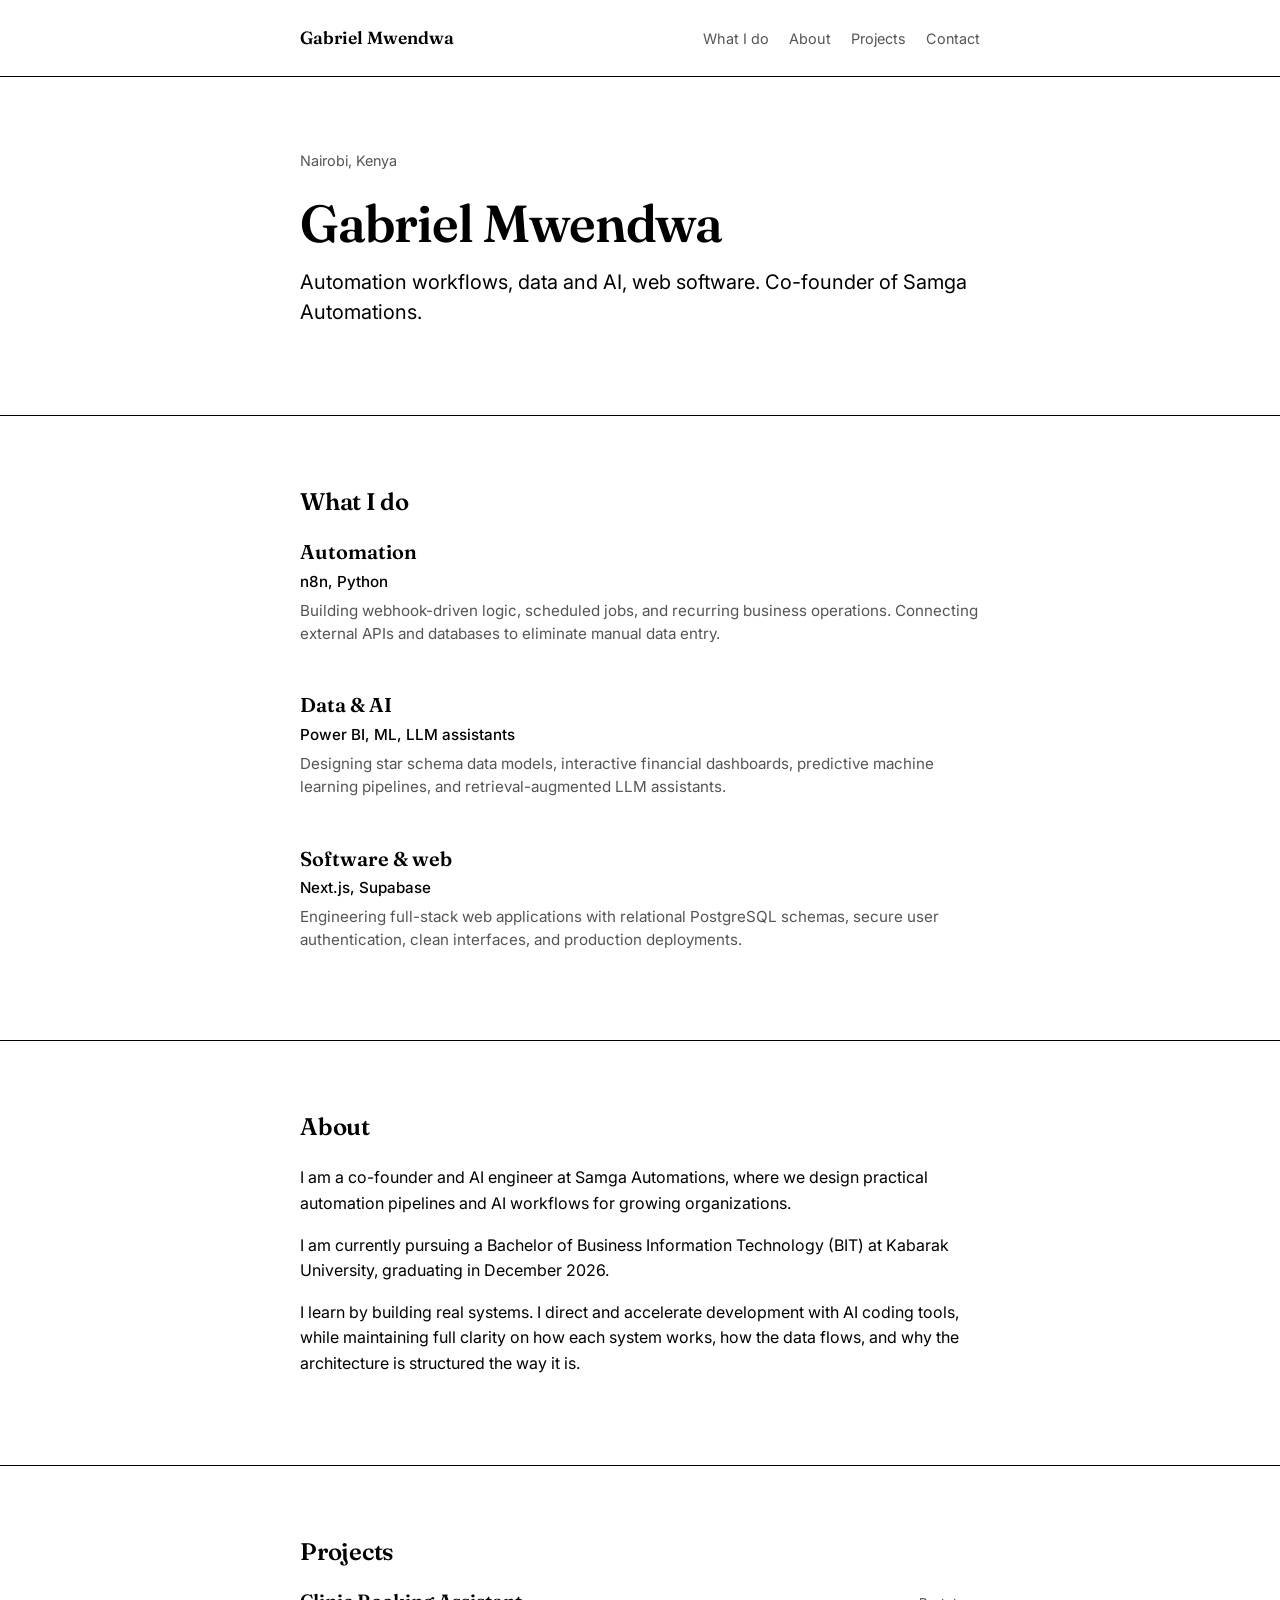
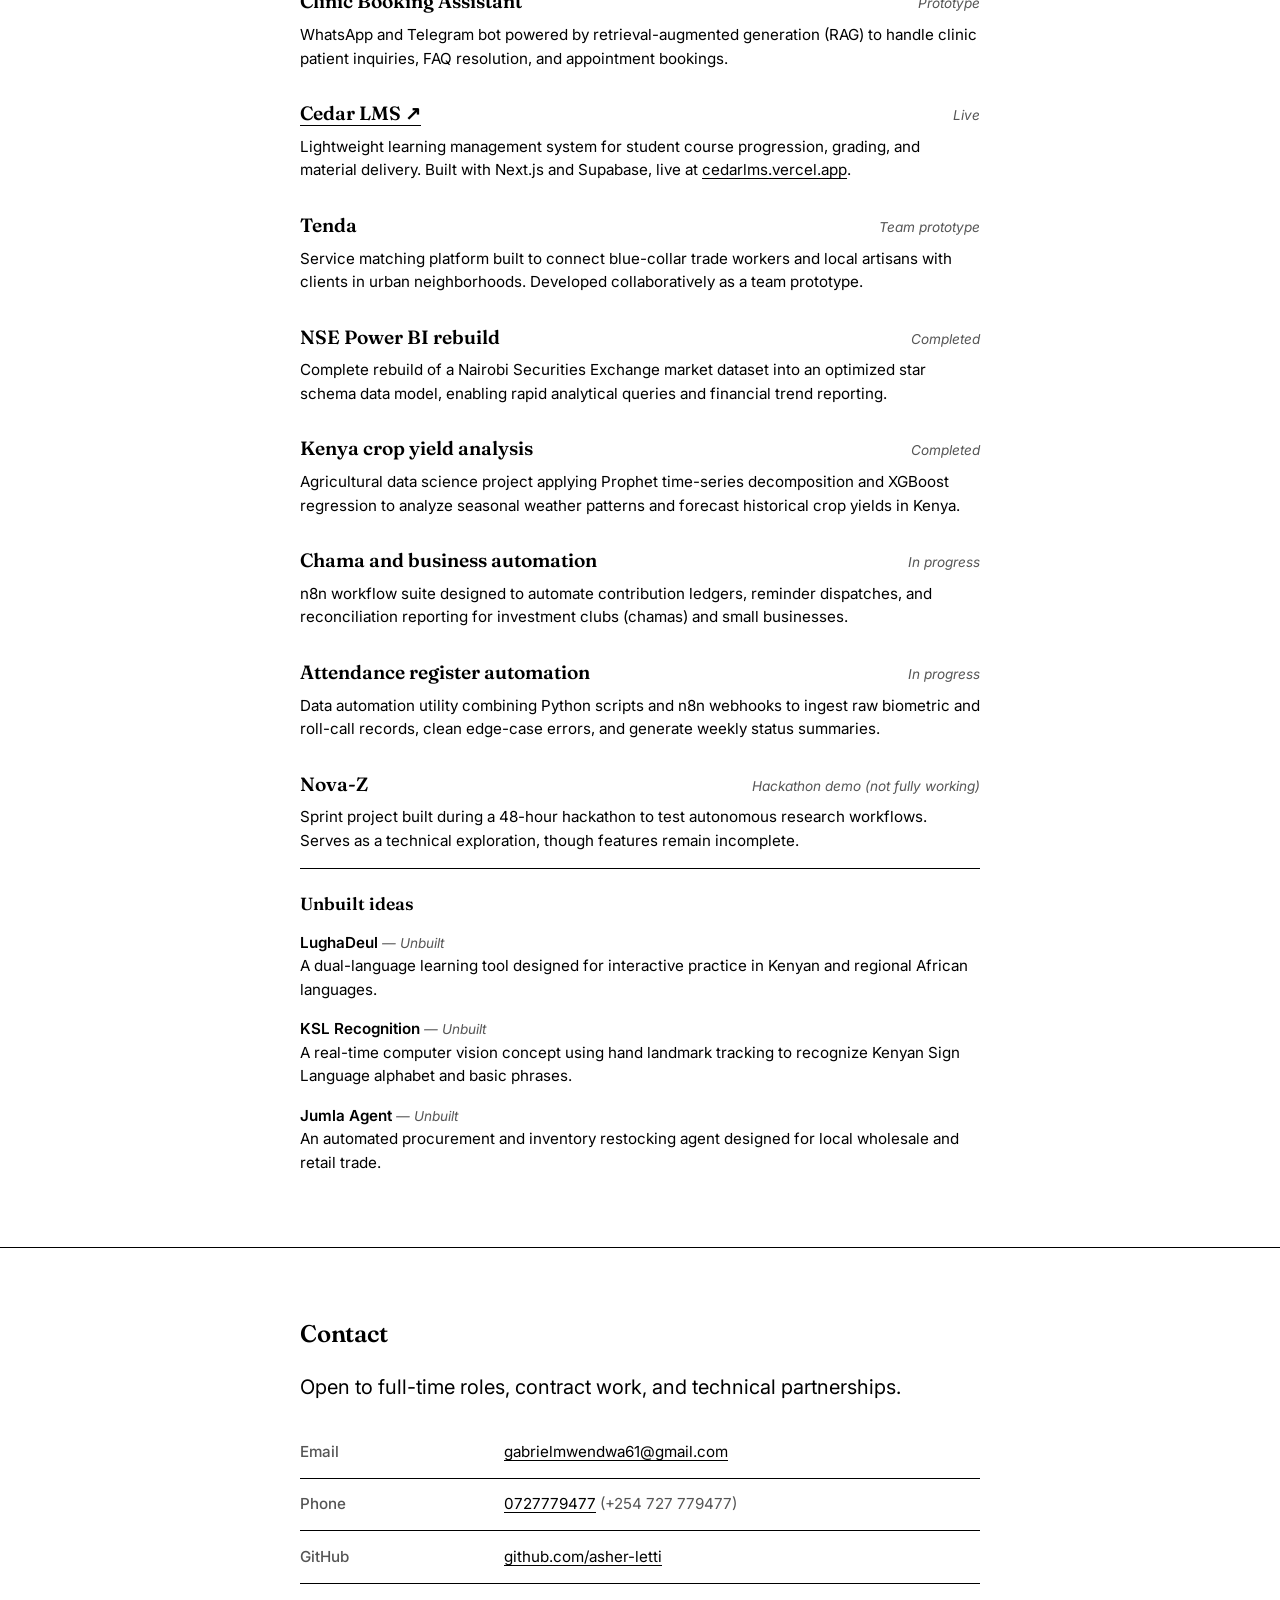
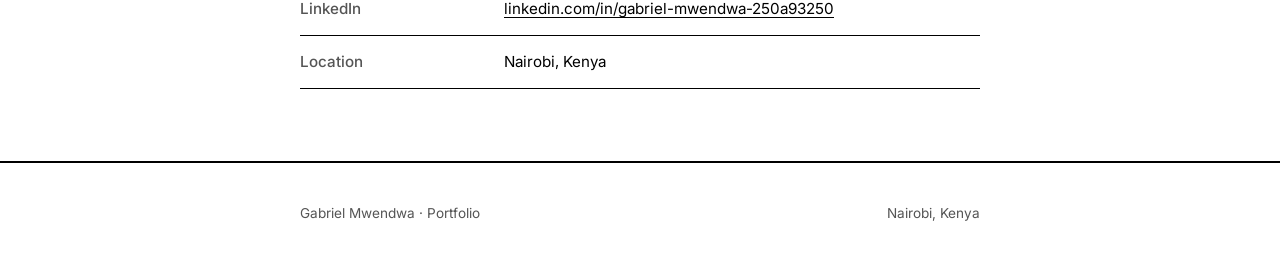
<file: portfolio.html>
<!DOCTYPE html>
<html lang="en">
<head>
  <meta charset="UTF-8">
  <meta name="viewport" content="width=device-width, initial-scale=1.0">
  <title>Gabriel Mwendwa — Automation, Data &amp; AI, Software Builder</title>
  <meta name="description" content="Personal portfolio of Gabriel Mwendwa. Automation workflows, data and AI, and web software. Co-founder of Samga Automations, based in Nairobi.">
  <link rel="icon" type="image/svg+xml" href="data:image/svg+xml,%3Csvg xmlns='http://www.w3.org/2000/svg' viewBox='0 0 64 64'%3E%3Cstyle%3E.bg%7Bfill:%23000%7D.mark%7Bfill:%23fff;font-family:serif;font-weight:600;font-size:34px%7D@media(prefers-color-scheme:dark)%7B.bg%7Bfill:%23fff%7D.mark%7Bfill:%23000%7D%7D%3C/style%3E%3Crect class='bg' width='64' height='64' rx='4'/%3E%3Ctext class='mark' x='32' y='44' text-anchor='middle'%3EGM%3C/text%3E%3C/svg%3E">
  <link rel="preconnect" href="https://fonts.googleapis.com">
  <link rel="preconnect" href="https://fonts.gstatic.com" crossorigin>
  <link href="https://fonts.googleapis.com/css2?family=Fraunces:ital,opsz,wght@0,9..144,400;0,9..144,600;1,9..144,400&family=Inter:wght@400;500;600&display=swap" rel="stylesheet">
  <style>
    /* Reset & Base Variables */
    *, *::before, *::after {
      box-sizing: border-box;
      margin: 0;
      padding: 0;
      animation: none !important;
      transition: none !important;
    }

    :root {
      --bg: #ffffff;
      --text: #000000;
      --text-muted: #555555;
      --rule: #000000;
      --font-serif: "Fraunces", Georgia, serif;
      --font-sans: "Inter", -apple-system, BlinkMacSystemFont, "Segoe UI", Roboto, sans-serif;
    }

    @media (prefers-color-scheme: dark) {
      :root {
        --bg: #000000;
        --text: #ffffff;
        --text-muted: #aaaaaa;
        --rule: #ffffff;
      }
    }

    html {
      background-color: var(--bg);
      color: var(--text);
      font-family: var(--font-sans);
      font-size: 16px;
      line-height: 1.6;
      -webkit-font-smoothing: antialiased;
      -moz-osx-font-smoothing: grayscale;
    }

    body {
      background-color: var(--bg);
      color: var(--text);
      min-height: 100vh;
      display: flex;
      flex-direction: column;
    }

    .container {
      width: 100%;
      max-width: 720px;
      margin-left: auto;
      margin-right: auto;
      padding-left: 20px;
      padding-right: 20px;
    }

    /* Typography */
    h1, h2, h3 {
      font-family: var(--font-serif);
      font-weight: 600;
      line-height: 1.2;
      color: var(--text);
    }

    h1 {
      font-size: 2.5rem;
      letter-spacing: -0.02em;
      margin-bottom: 0.75rem;
    }

    @media (min-width: 640px) {
      h1 {
        font-size: 3.25rem;
      }
    }

    h2 {
      font-size: 1.5rem;
      letter-spacing: -0.01em;
      margin-bottom: 1.5rem;
      text-transform: none;
    }

    h3 {
      font-size: 1.125rem;
      margin-bottom: 0.25rem;
    }

    p {
      color: var(--text);
      margin-bottom: 1rem;
    }

    p.lead {
      font-size: 1.25rem;
      line-height: 1.5;
      color: var(--text);
    }

    .subtext {
      color: var(--text-muted);
      font-size: 0.95rem;
      line-height: 1.5;
    }

    /* Rules */
    .rule {
      border: 0;
      border-top: 1px solid var(--rule);
      margin: 0;
      width: 100%;
    }

    /* Sections */
    section {
      padding-top: 3.5rem;
      padding-bottom: 3.5rem;
    }

    @media (min-width: 640px) {
      section {
        padding-top: 4.5rem;
        padding-bottom: 4.5rem;
      }
    }

    /* Links */
    a {
      color: var(--text);
      text-decoration: underline;
      text-underline-offset: 3px;
      text-decoration-thickness: 1px;
    }

    a:hover {
      text-decoration-thickness: 2px;
    }

    /* Header Nav */
    header {
      padding-top: 1.5rem;
      padding-bottom: 1.5rem;
      border-bottom: 1px solid var(--rule);
    }

    .nav-row {
      display: flex;
      justify-content: space-between;
      align-items: center;
      flex-wrap: wrap;
      gap: 1rem;
    }

    .nav-brand {
      font-family: var(--font-serif);
      font-size: 1.1rem;
      font-weight: 600;
      text-decoration: none;
    }

    .nav-links {
      display: flex;
      gap: 1.25rem;
      font-size: 0.9rem;
    }

    .nav-links a {
      text-decoration: none;
      color: var(--text-muted);
    }

    .nav-links a:hover {
      color: var(--text);
      text-decoration: underline;
    }

    /* Hero Section */
    .hero-location {
      font-size: 0.9rem;
      color: var(--text-muted);
      margin-bottom: 1.25rem;
    }

    /* What I Do Grid */
    .skills-list {
      display: flex;
      flex-direction: column;
      gap: 2rem;
    }

    .skill-item h3 {
      font-family: var(--font-serif);
      font-size: 1.25rem;
      margin-bottom: 0.35rem;
    }

    .skill-tools {
      font-size: 0.95rem;
      font-weight: 500;
      margin-bottom: 0.35rem;
    }

    /* Projects List */
    .projects-list {
      display: flex;
      flex-direction: column;
      gap: 2rem;
    }

    .project-item {
      display: flex;
      flex-direction: column;
    }

    .project-header {
      display: flex;
      align-items: baseline;
      justify-content: space-between;
      flex-wrap: wrap;
      gap: 0.5rem;
      margin-bottom: 0.35rem;
    }

    .project-title {
      font-family: var(--font-serif);
      font-size: 1.2rem;
      font-weight: 600;
    }

    .project-title a {
      text-decoration: none;
      border-bottom: 1px solid var(--rule);
    }

    .project-title a:hover {
      border-bottom-width: 2px;
    }

    /* Honest status tags: clean typographic labels without pill boxes */
    .status-tag {
      font-size: 0.85rem;
      color: var(--text-muted);
      font-style: italic;
    }

    .project-desc {
      font-size: 0.95rem;
      color: var(--text);
      line-height: 1.55;
      margin-bottom: 0;
    }

    .ideas-block {
      margin-top: 1rem;
      padding-top: 1.5rem;
      border-top: 1px solid var(--rule);
    }

    .ideas-subheading {
      font-family: var(--font-serif);
      font-size: 1.1rem;
      font-weight: 600;
      margin-bottom: 1rem;
    }

    .ideas-list {
      list-style: none;
      display: flex;
      flex-direction: column;
      gap: 1rem;
    }

    .idea-item strong {
      font-weight: 600;
    }

    /* Contact Section */
    .contact-table {
      width: 100%;
      border-collapse: collapse;
      margin-top: 1.5rem;
    }

    .contact-table tr {
      border-bottom: 1px solid var(--rule);
    }

    .contact-table td {
      padding: 0.85rem 0;
      font-size: 0.95rem;
      vertical-align: top;
    }

    .contact-label {
      width: 30%;
      color: var(--text-muted);
      font-weight: 500;
    }

    .contact-value {
      width: 70%;
    }

    /* Footer */
    footer {
      padding-top: 2.5rem;
      padding-bottom: 2.5rem;
      border-top: 1px solid var(--rule);
      font-size: 0.85rem;
      color: var(--text-muted);
      display: flex;
      justify-content: space-between;
      flex-wrap: wrap;
      gap: 1rem;
    }
  </style>
</head>
<body>

  <!-- Top Navigation (Clean 3-zone Top Bar Contract) -->
  <header>
    <div class="container nav-row">
      <a href="#hero" class="nav-brand">Gabriel Mwendwa</a>
      <nav class="nav-links" aria-label="Page sections">
        <a href="#what-i-do">What I do</a>
        <a href="#about">About</a>
        <a href="#projects">Projects</a>
        <a href="#contact">Contact</a>
      </nav>
    </div>
  </header>

  <main>
    <!-- Section 1: Hero -->
    <section id="hero">
      <div class="container">
        <p class="hero-location">Nairobi, Kenya</p>
        <h1>Gabriel Mwendwa</h1>
        <p class="lead">
          Automation workflows, data and AI, web software. Co-founder of Samga Automations.
        </p>
      </div>
    </section>

    <hr class="rule" />

    <!-- Section 2: What I do -->
    <section id="what-i-do">
      <div class="container">
        <h2>What I do</h2>
        <div class="skills-list">
          <div class="skill-item">
            <h3>Automation</h3>
            <p class="skill-tools">n8n, Python</p>
            <p class="subtext">
              Building webhook-driven logic, scheduled jobs, and recurring business operations. Connecting external APIs and databases to eliminate manual data entry.
            </p>
          </div>

          <div class="skill-item">
            <h3>Data &amp; AI</h3>
            <p class="skill-tools">Power BI, ML, LLM assistants</p>
            <p class="subtext">
              Designing star schema data models, interactive financial dashboards, predictive machine learning pipelines, and retrieval-augmented LLM assistants.
            </p>
          </div>

          <div class="skill-item">
            <h3>Software &amp; web</h3>
            <p class="skill-tools">Next.js, Supabase</p>
            <p class="subtext">
              Engineering full-stack web applications with relational PostgreSQL schemas, secure user authentication, clean interfaces, and production deployments.
            </p>
          </div>
        </div>
      </div>
    </section>

    <hr class="rule" />

    <!-- Section 3: About -->
    <section id="about">
      <div class="container">
        <h2>About</h2>
        <p>
          I am a co-founder and AI engineer at Samga Automations, where we design practical automation pipelines and AI workflows for growing organizations.
        </p>
        <p>
          I am currently pursuing a Bachelor of Business Information Technology (BIT) at Kabarak University, graduating in December 2026.
        </p>
        <p>
          I learn by building real systems. I direct and accelerate development with AI coding tools, while maintaining full clarity on how each system works, how the data flows, and why the architecture is structured the way it is.
        </p>
      </div>
    </section>

    <hr class="rule" />

    <!-- Section 4: Projects -->
    <section id="projects">
      <div class="container">
        <h2>Projects</h2>
        <div class="projects-list">

          <article class="project-item">
            <div class="project-header">
              <h3 class="project-title">Clinic Booking Assistant</h3>
              <span class="status-tag">Prototype</span>
            </div>
            <p class="project-desc">
              WhatsApp and Telegram bot powered by retrieval-augmented generation (RAG) to handle clinic patient inquiries, FAQ resolution, and appointment bookings.
            </p>
          </article>

          <article class="project-item">
            <div class="project-header">
              <h3 class="project-title">
                <a href="https://cedarlms.vercel.app" target="_blank" rel="noopener noreferrer">Cedar LMS ↗</a>
              </h3>
              <span class="status-tag">Live</span>
            </div>
            <p class="project-desc">
              Lightweight learning management system for student course progression, grading, and material delivery. Built with Next.js and Supabase, live at <a href="https://cedarlms.vercel.app" target="_blank" rel="noopener noreferrer">cedarlms.vercel.app</a>.
            </p>
          </article>

          <article class="project-item">
            <div class="project-header">
              <h3 class="project-title">Tenda</h3>
              <span class="status-tag">Team prototype</span>
            </div>
            <p class="project-desc">
              Service matching platform built to connect blue-collar trade workers and local artisans with clients in urban neighborhoods. Developed collaboratively as a team prototype.
            </p>
          </article>

          <article class="project-item">
            <div class="project-header">
              <h3 class="project-title">NSE Power BI rebuild</h3>
              <span class="status-tag">Completed</span>
            </div>
            <p class="project-desc">
              Complete rebuild of a Nairobi Securities Exchange market dataset into an optimized star schema data model, enabling rapid analytical queries and financial trend reporting.
            </p>
          </article>

          <article class="project-item">
            <div class="project-header">
              <h3 class="project-title">Kenya crop yield analysis</h3>
              <span class="status-tag">Completed</span>
            </div>
            <p class="project-desc">
              Agricultural data science project applying Prophet time-series decomposition and XGBoost regression to analyze seasonal weather patterns and forecast historical crop yields in Kenya.
            </p>
          </article>

          <article class="project-item">
            <div class="project-header">
              <h3 class="project-title">Chama and business automation</h3>
              <span class="status-tag">In progress</span>
            </div>
            <p class="project-desc">
              n8n workflow suite designed to automate contribution ledgers, reminder dispatches, and reconciliation reporting for investment clubs (chamas) and small businesses.
            </p>
          </article>

          <article class="project-item">
            <div class="project-header">
              <h3 class="project-title">Attendance register automation</h3>
              <span class="status-tag">In progress</span>
            </div>
            <p class="project-desc">
              Data automation utility combining Python scripts and n8n webhooks to ingest raw biometric and roll-call records, clean edge-case errors, and generate weekly status summaries.
            </p>
          </article>

          <article class="project-item">
            <div class="project-header">
              <h3 class="project-title">Nova-Z</h3>
              <span class="status-tag">Hackathon demo (not fully working)</span>
            </div>
            <p class="project-desc">
              Sprint project built during a 48-hour hackathon to test autonomous research workflows. Serves as a technical exploration, though features remain incomplete.
            </p>
          </article>

        </div>

        <div class="ideas-block">
          <h3 class="ideas-subheading">Unbuilt ideas</h3>
          <ul class="ideas-list">
            <li class="idea-item">
              <p class="project-desc">
                <strong>LughaDeul</strong> <span class="status-tag">— Unbuilt</span><br>
                A dual-language learning tool designed for interactive practice in Kenyan and regional African languages.
              </p>
            </li>
            <li class="idea-item">
              <p class="project-desc">
                <strong>KSL Recognition</strong> <span class="status-tag">— Unbuilt</span><br>
                A real-time computer vision concept using hand landmark tracking to recognize Kenyan Sign Language alphabet and basic phrases.
              </p>
            </li>
            <li class="idea-item">
              <p class="project-desc">
                <strong>Jumla Agent</strong> <span class="status-tag">— Unbuilt</span><br>
                An automated procurement and inventory restocking agent designed for local wholesale and retail trade.
              </p>
            </li>
          </ul>
        </div>
      </div>
    </section>

    <hr class="rule" />

    <!-- Section 5: Contact -->
    <section id="contact">
      <div class="container">
        <h2>Contact</h2>
        <p class="lead">
          Open to full-time roles, contract work, and technical partnerships.
        </p>

        <table class="contact-table">
          <tbody>
            <tr>
              <td class="contact-label">Email</td>
              <td class="contact-value">
                <a href="mailto:gabrielmwendwa61@gmail.com">gabrielmwendwa61@gmail.com</a>
              </td>
            </tr>
            <tr>
              <td class="contact-label">Phone</td>
              <td class="contact-value">
                <a href="tel:0727779477">0727779477</a> <span class="subtext">(+254 727 779477)</span>
              </td>
            </tr>
            <tr>
              <td class="contact-label">GitHub</td>
              <td class="contact-value">
                <a href="https://github.com/asher-letti" target="_blank" rel="noopener noreferrer">github.com/asher-letti</a>
              </td>
            </tr>
            <tr>
              <td class="contact-label">LinkedIn</td>
              <td class="contact-value">
                <a href="https://linkedin.com/in/gabriel-mwendwa-250a93250" target="_blank" rel="noopener noreferrer">linkedin.com/in/gabriel-mwendwa-250a93250</a>
              </td>
            </tr>
            <tr>
              <td class="contact-label">Location</td>
              <td class="contact-value">Nairobi, Kenya</td>
            </tr>
          </tbody>
        </table>
      </div>
    </section>
  </main>

  <hr class="rule" />

  <!-- Footer -->
  <footer>
    <div class="container" style="display: flex; justify-content: space-between; align-items: center; flex-wrap: wrap; gap: 0.5rem; width: 100%;">
      <span>Gabriel Mwendwa &middot; Portfolio</span>
      <span>Nairobi, Kenya</span>
    </div>
  </footer>

</body>
</html>
</file>
